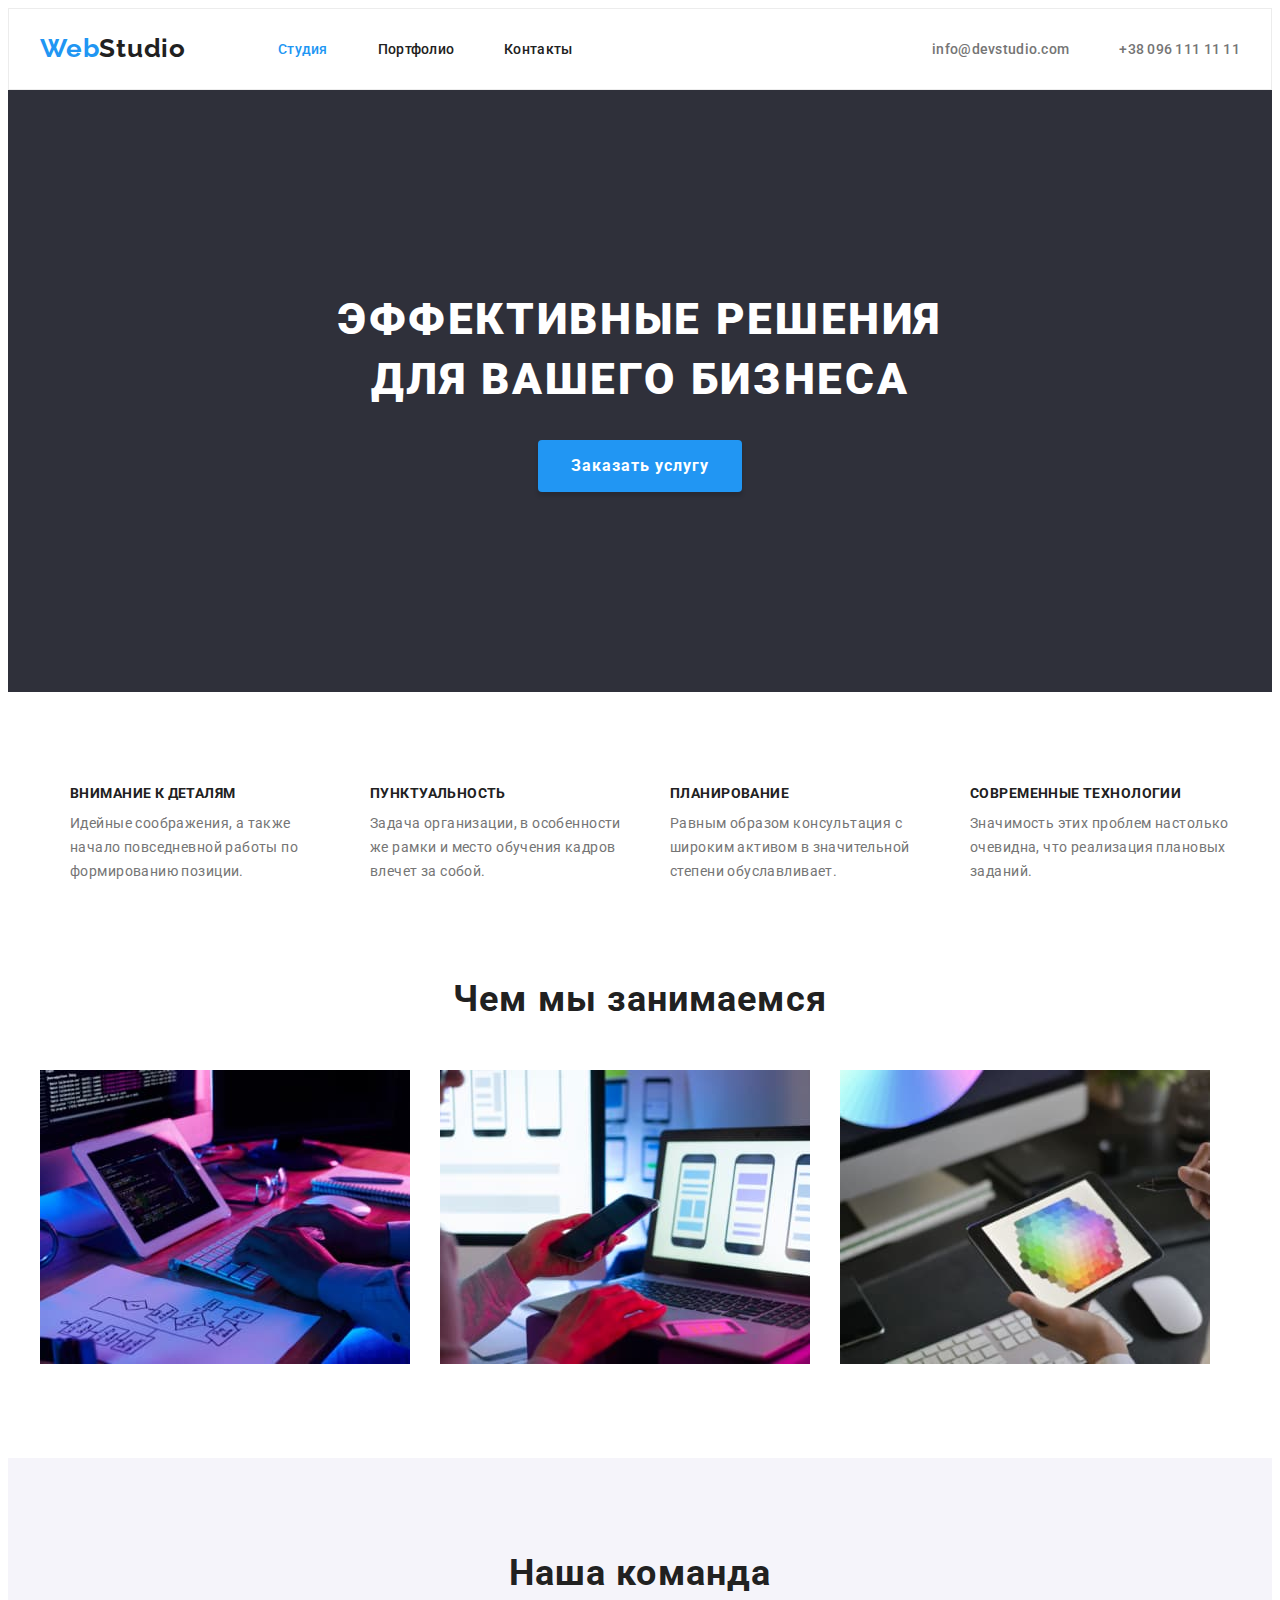
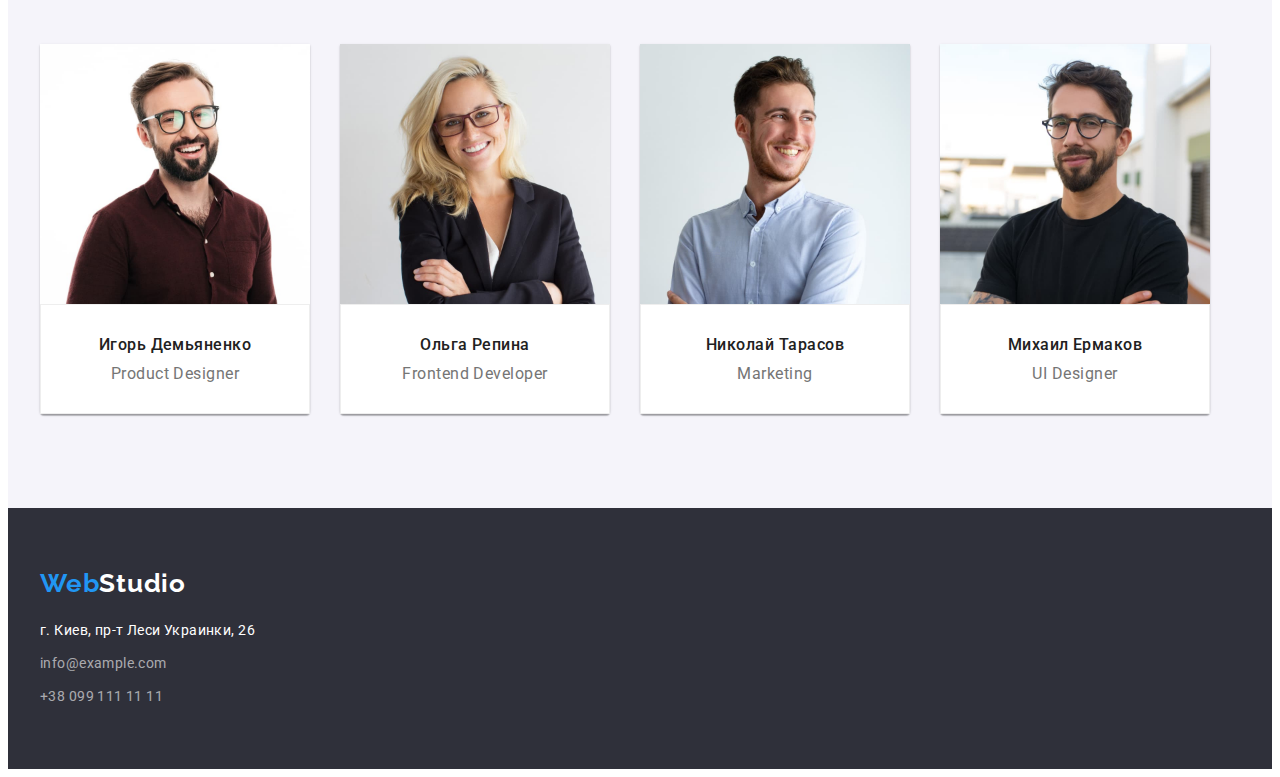
<file: index.html>
<!DOCTYPE html>
<html lang="ru">
<head>
    <meta charset="UTF-8">
    <meta http-equiv="X-UA-Compatible" content="IE=edge">
    <meta name="viewport" content="width=device-width, initial-scale=1.0">
    <title>Document</title>
    <link rel="preconnect" href="https://fonts.googleapis.com">
    <link rel="preconnect" href="https://fonts.gstatic.com" crossorigin>
    <link href="https://fonts.googleapis.com/css2?family=Raleway:wght@700&family=Roboto:wght@400;500;700;900&display=swap" rel="stylesheet">
    <link rel="stylesheet" href="https://cdnjs.cloudflare.com/ajax/libs/modern-normalize/1.1.0/modern-normalize.min.css" integrity="sha512-wpPYUAdjBVSE4KJnH1VR1HeZfpl1ub8YT/NKx4PuQ5NmX2tKuGu6U/JRp5y+Y8XG2tV+wKQpNHVUX03MfMFn9Q==" crossorigin="anonymous" referrerpolicy="no-referrer" />
    <link rel="stylesheet" href="./css/style.css">
</head>
<body class="body">
    <header class="page-header">
        <div class="container header">
            <nav class="site-nav">
                <a href="/index.html" class="logo">
              <span class="logo-first">Web</span>Studio
               </a>
               <ul class="site-nav link">
                <li class="item"> <a href="#" class="link active">Студия</a></li>
                <li class="item"> <a href="./portfolio.html" class="link">Портфолио</a></li>
                <li class="item"> <a href="#" class="link">Контакты</a></li>
               </ul>
                <ul class="contact-info link">
                    <li class="item"> <a href="mailto:info@example.com" class="link mail">info@devstudio.com</a></li>
                    <li class="item"> <a href="tel:+380991111111" class="link telephone">+38 096 111 11 11</a></li>
                   </ul>
            </nav>
              
        </div>       
    </header>

    <main>
        <div>
            <section class="section hero">
                <h1 class="hero-title">Эффективные решения <br> для вашего бизнеса</h1>
                <p>
                    <button class="hero-button">Заказать услугу</button>
                </p>
            </section>
        </div>

        
            <section class="section our-advantages">
                <div>
                    <h2 hidden>Наши сильные стороны</h2>
                    <ul class="container advantages">
                        <li class="item-advantages">
                            <h2 class="advantages-title">Внимание к деталям</h2>
                            <p class="advantages-text">Идейные соображения, а также начало повседневной работы по формированию позиции.</p>
                        </li>
                        <li class="item-advantages">
                            <h2 class="advantages-title">Пунктуальность</h2>
                            <p class="advantages-text">Задача организации, в особенности же рамки и место обучения кадров влечет за собой.</p>
                        </li>
                        <li class="item-advantages">
                            <h2 class="advantages-title">Планирование</h2>
                            <p class="advantages-text">Равным образом консультация с широким активом в значительной степени обуславливает.</p>
                        </li>
                        <li class="item-advantages">
                            <h2 class="advantages-title">Современные технологии</h2>
                            <p class="advantages-text">Значимость этих проблем настолько очевидна, что реализация плановых заданий.</p>
                        </li>
                    </ul>

                </div>
        </section>
                      
        
        <section class="section about-company">
            <div>
                <h2 class="about-us">Чем мы занимаемся</h2>
              <ul class="container about-us">
                  <li class="item-activity">
                      <img src="./images/whatwedo1.jpg" alt="Работа за пк" width=370>
                  </li>

                  <li class="item-activity">
                      <img src="./images/whatwedo2.jpg" alt="Работа за пк с телефоном" width=370>
                  </li>

                  <li class="item-activity">
                    <img src="./images/whatwedo3.jpg" alt="Планшет в руках" width=370>
                  </li>
              </ul> 
           </div>    
        </section>
    
    
        <section class="section-team">
            <div>
                <h2 class="our-team">Наша команда</h2>
              <ul class="container list-team">
                <li class="employees">
                    <img class="item-photo" src="./images/teamIhor.jpg" alt="фото Игорь" width=270 class="team-photo">
                    <div class="team-card">
                        <h3 class="team-name">Игорь Демьяненко</h3>
                        <p lang="en" class="team-position">Product Designer</p>
                    </div>
                    
                </li>
                <li class="employees">
                    <img class="item-photo" src="./images/teamOlga.jpg" alt="фото Ольга" width=270 class="team-photo">
                    <div class="team-card">
                        <h3 class="team-name">Ольга Репина</h3>
                        <p lang="en" class="team-position">Frontend Developer</p>   
                    </div>
                </li>
                <li class="employees">
                    <img class="item-photo" src="./images/teamNikolai.jpg" alt="фото Николай" width=270 class="team-photo">
                    <div class="team-card">
                        <h3 class="team-name">Николай Тарасов</h3>
                        <p lang="en" class="team-position">Marketing</p>
                    </div>
                    
                </li>
                <li class="employees">
                    <img class="item-photo" src="./images/teamMihail.jpg" alt="фото Михаил" width=270 class="team-photo">
                    <div class="team-card">
                        <h3 class="team-name">Михаил Ермаков</h3>
                        <p lang="en" class="team-position">UI Designer</p>
                    </div>
                    
                </li>
              </ul>   
           </div>
        </section>

    </main>

    <footer class="section-footer">
        <div class="container">
            <a href="/index.html" class="logo-footer">
                <span class="logo-first">Web</span><span class="logo-second">Studio</span>
            </a>
    
           <address class="address">
                <p class="address-physical">г. Киев, пр-т Леси Украинки, 26</p>
                <ul class="list">
                   <li class="item-footer">
                       <a href="mailto:info@example.com" class="mail-footer">info@example.com</a>
                   </li>
                   <li class="item-footer">
                       <a href="tel:+380991111111" class="telephone-footer">+38 099 111 11 11</a>
                   </li>    
                </ul>
           </address>  
       </div>
  
    </footer>    
</body>
</html>
</file>
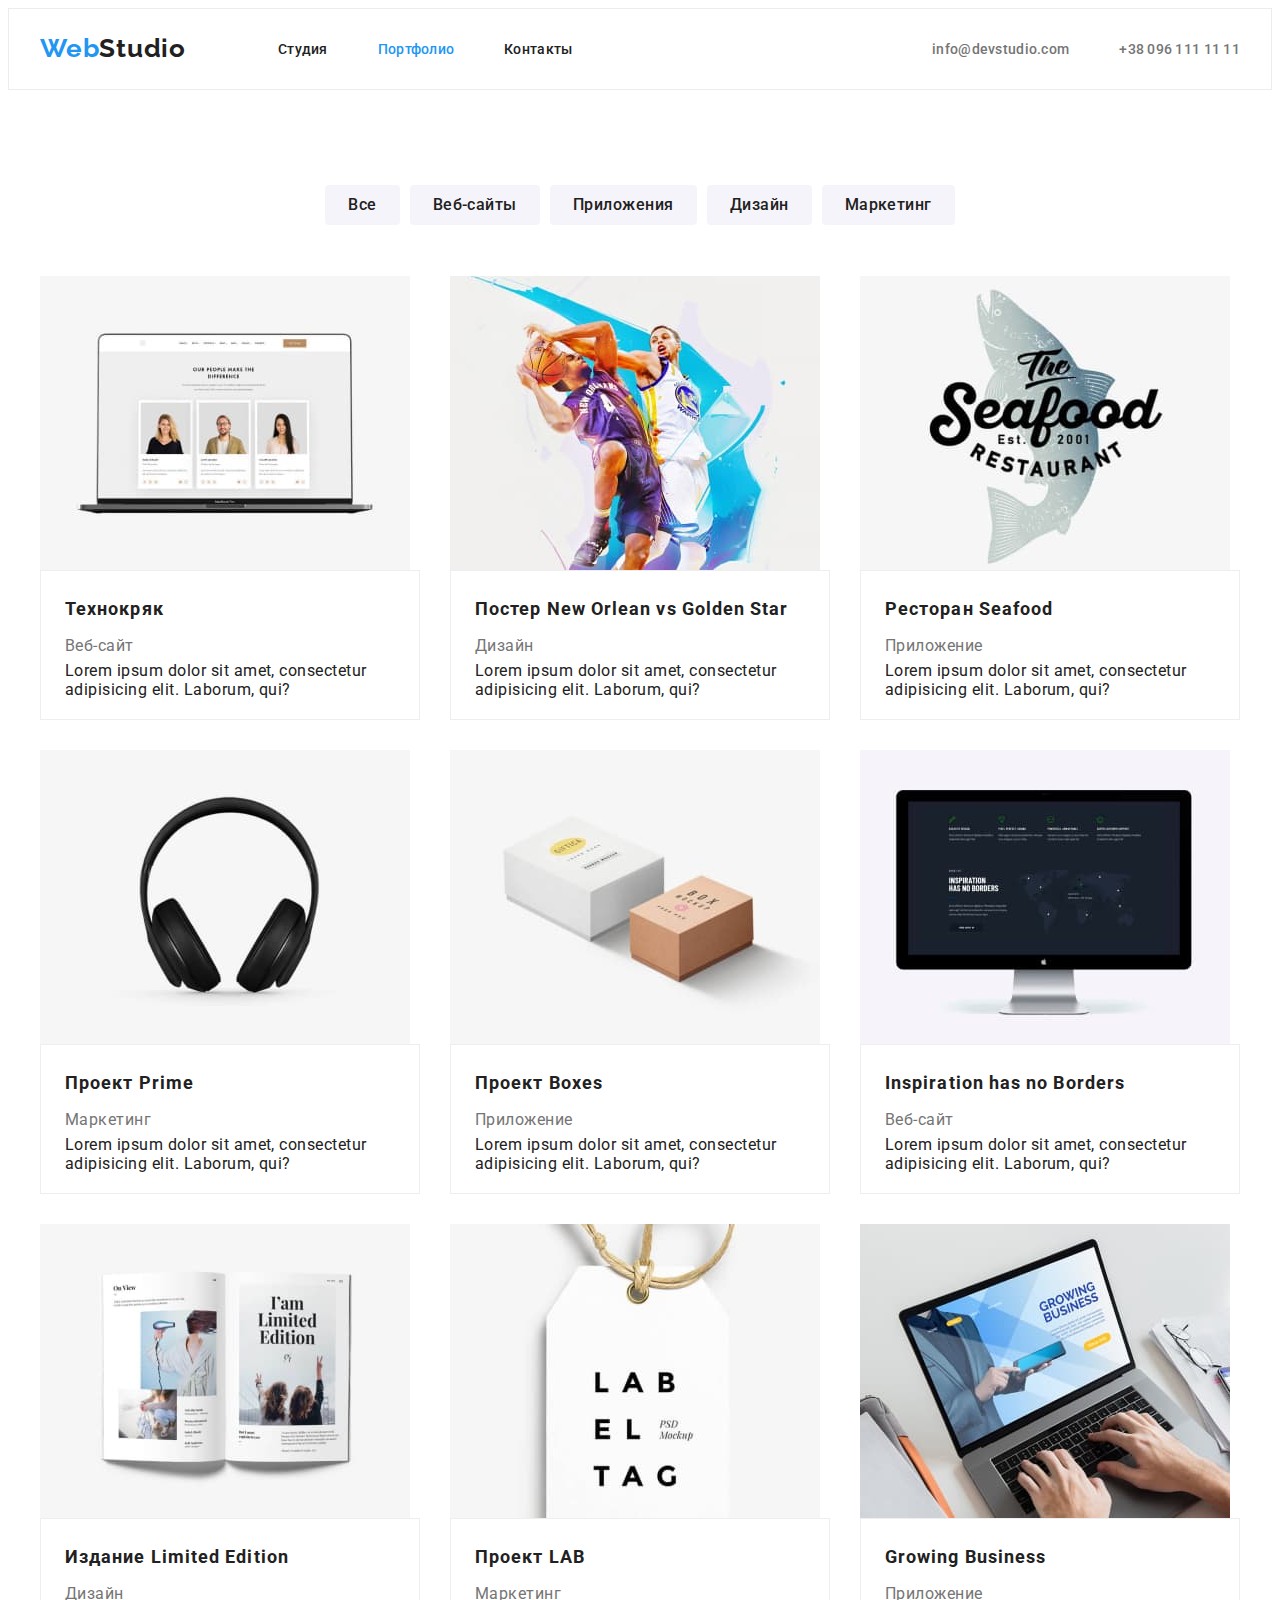
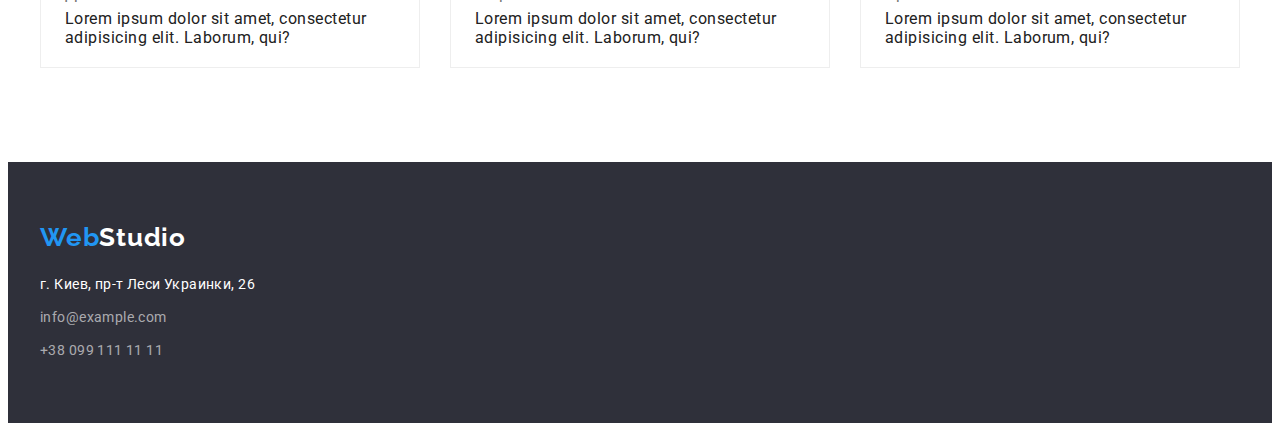
<file: portfolio.html>
<!DOCTYPE html>
<html lang="en">
<head>
    <meta charset="UTF-8">
    <meta http-equiv="X-UA-Compatible" content="IE=edge">
    <meta name="viewport" content="width=device-width, initial-scale=1.0">
    <title>Document</title>
    <link rel="preconnect" href="https://fonts.googleapis.com">
    <link rel="preconnect" href="https://fonts.gstatic.com" crossorigin>
    <link href="https://fonts.googleapis.com/css2?family=Raleway:wght@700&family=Roboto:wght@400;500;700;900&display=swap" rel="stylesheet">
    <link rel="stylesheet" href="https://cdnjs.cloudflare.com/ajax/libs/modern-normalize/1.1.0/modern-normalize.min.css" integrity="sha512-wpPYUAdjBVSE4KJnH1VR1HeZfpl1ub8YT/NKx4PuQ5NmX2tKuGu6U/JRp5y+Y8XG2tV+wKQpNHVUX03MfMFn9Q==" crossorigin="anonymous" referrerpolicy="no-referrer" />
    <link rel="stylesheet" href="./css/style.css"/>
</head>
<body class="body">
  <header class="page-header">
    <div class="container header">
        <nav class="site-nav">
            <a href="/index.html" class="logo">
          <span class="logo-first">Web</span>Studio
           </a>
           <ul class="site-nav link">
            <li class="item"> <a href="./index.html" class="link">Студия</a></li>
            <li class="item"> <a href="#" class="link active">Портфолио</a></li>
            <li class="item"> <a href="#" class="link">Контакты</a></li>
           </ul>
            <ul class="contact-info link">
                <li class="item"> <a href="mailto:info@example.com" class="link mail">info@devstudio.com</a></li>
                <li class="item"> <a href="tel:+380991111111" class="link telephone">+38 096 111 11 11</a></li>
               </ul>
        </nav>
          
    </div>       
 </header>
         
    </header>

    <!--h1 Наши проекты-->
    
    <main>
      <section class="section">
        <ul class="container list-filtr">
          <li class="item-button"><button type="button" class="filtr">Все</button></li>
          <li class="item-button"><button type="button" class="filtr">Веб-сайты</button></li>
          <li class="item-button"><button type="button" class="filtr">Приложения</button></li>
          <li class="item-button"><button type="button" class="filtr">Дизайн</button></li>
          <li class="item-button"><button type="button" class="filtr">Маркетинг</button></li>
       </ul>
      
       <div class="container our-projects">
        <ul class="list-projects">
          <li class="item-project">
            <article class="card">
              <div class="cart-thumb">
                <img src="./images/laptopwithfotosonscreen.jpg" width=370> 
              </div>
              <div class="card-content">
               <h2 class="project-name">Технокряк</h2>
               <p class="project-type">Веб-сайт</p>
               <p class="uppertext">Lorem ipsum dolor sit amet, consectetur adipisicing elit. Laborum, qui?</p>
             </div>
            </article>          
          </li>
   
          <li class="item-project">
            <article class="card">
              <div class="cart-thumb">
                <img src="./images/basketbolists.jpg" width=370> 
              </div>
              <div class="card-content">
                <h2 class="project-name">Постер New Orlean vs Golden Star</h2>
                <p class="project-type">Дизайн</p>
                <p class="uppertext">Lorem ipsum dolor sit amet, consectetur adipisicing elit. Laborum, qui?</p>
              </div>
              </article>
          </li>
   
          <li class="item-project">
              <article class="card">
                <div class="cart-thumb">
                  <img src="./images/seafoodrestaurantlogo.jpg" width=370> 
                </div>
                <div class="card-content">
                  <h2 class="project-name">Ресторан Seafood</h2>
                  <p class="project-type">Приложение</p>
                  <p class="uppertext">Lorem ipsum dolor sit amet, consectetur adipisicing elit. Laborum, qui?</p>
                </div>
              </article>
          </li>
   
          <li class="item-project">
              <article class="card">
                <div class="cart-thumb">
                  <img src="./images/hairphones.jpg" width=370> 
                </div>
                <div class="card-content">
                  <h2 class="project-name">Проект Prime</h2>
                  <p class="project-type">Маркетинг</p>
                  <p class="uppertext">Lorem ipsum dolor sit amet, consectetur adipisicing elit. Laborum, qui?</p>
                </div>
              </article>
          </li>
   
          <li class="item-project">
              <article class="card">
                <div class="cart-thumb">
                  <img src="./images/boxesapp.jpg" width=370> 
                </div>
                <div class="card-content">
                  <h2 class="project-name">Проект Boxes</h2>
                  <p class="project-type">Приложение</p>
                  <p class="uppertext">Lorem ipsum dolor sit amet, consectetur adipisicing elit. Laborum, qui?</p>
                </div>
                
              </article>
          </li>
   
          <li class="item-project">
              <article class="card">
                <div class="cart-thumb">
                  <img src="./images/inspirationhasnoborders.jpg" width=370> 
                </div>

                <div class="card-content">
                  <h2 class="project-name">Inspiration has no Borders</h2>
                  <p class="project-type">Веб-сайт</p>
                  <p class="uppertext">Lorem ipsum dolor sit amet, consectetur adipisicing elit. Laborum, qui?</p>
                </div>
              </article>
          </li>
   
          <li class="item-project">
              <article class="card">
                <div class="cart-thumb">
                  <img src="./images/limitededitionjournal.jpg" width=370> 
                </div>

                <div class="card-content">
                  <h2 class="project-name">Издание Limited Edition</h2>
                  <p class="project-type">Дизайн</p>
                  <p class="uppertext">Lorem ipsum dolor sit amet, consectetur adipisicing elit. Laborum, qui?</p>
                </div>
              </article>
          </li>
   
          <li class="item-project">
              <article class="card">
                <div class="cart-thumb">
                  <img src="./images/labprojest.jpg" width=370> 
                </div>

                <div class="card-content">
                  <h2 class="project-name">Проект LAB</h2>
                  <p class="project-type">Маркетинг</p>
                  <p class="uppertext">Lorem ipsum dolor sit amet, consectetur adipisicing elit. Laborum, qui?</p>
                </div>
              </article>
          </li>
   
          <li class="item-project">
              <article class="card">
                <div class="cart-thumb">
                  <img src="./images/growingbusinessapp.jpg" width=370> 
                </div>

                <div class="card-content">
                  <h2 class="project-name">Growing Business</h2>
                  <p class="project-type">Приложение</p>
                  <p class="uppertext">Lorem ipsum dolor sit amet, consectetur adipisicing elit. Laborum, qui?</p>
                </div>
              </article>
          </li>
        </ul>
       </div>
      </section>
    </main>
   
    <footer class="section-footer">
      <div class="container">
          <a href="/index.html" class="logo-footer">
              <span class="logo-first">Web</span><span class="logo-second">Studio</span>
          </a>
  
         <address class="address">
              <p class="address-physical">г. Киев, пр-т Леси Украинки, 26</p>
              <ul class="list">
                 <li class="item-footer">
                     <a href="mailto:info@example.com" class="mail-footer">info@example.com</a>
                 </li>
                 <li class="item-footer">
                     <a href="tel:+380991111111" class="telephone-footer">+38 099 111 11 11</a>
                 </li>    
              </ul>
         </address>  
     </div>

  </footer>    
    
</body>
</html>
</file>
<file: css/style.css>
:root {
  --background-color: rgb(255, 255, 255);
  --title-text-color: #212121;
  --accent-color: #2196f3;
  --paragraph-color: #757575;
  --backgr-color-team: #f5f4fa;
  --main-font: 'Roboto', 'sans-serif';
  --logo-font: 'Raleway', 'sans-serif';
  --card-set-gap: 30px;
}

body {
  color: var(--title-text-color);
  font-family: var(--main-font);
  letter-spacing: 0.03em;
}

/*Page 1 -Header*/

/*Navigation*/

ul {
  list-style-type: none;
  padding: 0;
  margin: 0;
}

li a {
  padding: 0;
  margin: 0;
  text-decoration: none;
}

h1,
h2,
h3,
h4,
h5,
h6,
p {
  margin: 0;
  padding: 0;
}

img {
  display: block;
}

.section {
  padding-top: 94px;
  padding-bottom: 94px;
}

.logo {
  font-family: var(--logo-font);
  width: 145px;
  height: 31px;
  font-weight: 700;
  font-size: 26px;
  line-height: 1.19;
  letter-spacing: 0.03em;
  text-decoration: none;
  color: var(--title-text-color);
  padding-top: 24px;
  padding-bottom: 25px;
  margin-right: 93px;
}

.logo-first {
  font-family: var(--logo-font);
  color: var(--accent-color);
}

.logo-second {
  font-family: var(--logo-font);
  color: var(--background-color);
}

/*----------------Utilites--------------*/

.container {
  width: 1200px;
  padding: 0 15px;
  margin-left: auto;
  margin-right: auto;
}

.link {
  font-weight: 500;
  font-size: 14px;
  line-height: 16px;
  letter-spacing: 0.02em;
  color: var(--title-text-color);
}


/*--------------Header nav + contacts--------------*/

.page-header {
  border: 1px solid #ECECEC;
}


.site-nav {
  display: flex;
}

.site-nav .item + .item {
  margin-left: 50px;
}

.site-nav.link {
  display: flex;
  padding-top: 32px;
  padding-bottom: 32px;

  font-family: inherit;
  text-decoration: none;
}

.site-nav .link:hover,
.site-nav .link:focus {
  color: var(--accent-color);
}

.active {
  color: var(--accent-color);
}

.contact-info {
  margin-left: auto;
}

.contact-info.link {
  display: flex;
  align-items: center;
}

.contact-info.link .mail {
  margin-left: auto;
}

.mail,
.telephone {
  font-weight: 500;
  font-size: 14px;
  line-height: 1.14;
  letter-spacing: 0.02em;
  color: var(--paragraph-color);
}

.mail:hover,
.mail:focus,
.telephone:hover,
.telephone:focus {
  color: var(--accent-color);
}

/*------------Герой-------------------*/

.hero {
  background: #2f303a;
  text-align: center;
  padding-top: 200px;
  padding-bottom: 200px;
}

.hero-title {
  margin-bottom: 30px;
  font-weight: 900;
  font-size: 44px;
  line-height: 1.36;
  text-align: center;
  letter-spacing: 0.06em;
  text-transform: uppercase;
  color: var(--background-color);
}

.hero-button {
  display: inline-block;
  font-family: var(--main-font);
  background: var(--accent-color);
  color: var(--background-color);
  font-weight: bold;
  font-size: 16px;
  line-height: 1.88;
  letter-spacing: 0.06em;
  padding: 10px 32px;
  box-shadow: 0px 4px 4px rgba(0, 0, 0, 0.15);
  border-radius: 4px;
  align-items: center;
  border: 1px solid transparent;
}

.hero-button:hover,
.hero-button:focus {
  cursor: pointer;
}

.section.our-advantages {
  padding-bottom: 0;
}

/*------------------Наши преимущества----------------*/

.advantages-title {
  margin-bottom: 10px;
  font-family: var(--main-font);
  font-weight: 700;
  font-size: 14px;
  line-height: 1.14;
  letter-spacing: 0.03em;
  text-transform: uppercase;
  color: var(--title-text-color);
}

.item-advantages {
  width: 270px;
  margin-left: 30px;
}

.advantages-text {
  font-family: var(--main-font);
  font-weight: 400;
  font-size: 14px;
  line-height: 1.71;
  letter-spacing: 0.03em;
  color: var(--paragraph-color);
}

.container.advantages {
  display: flex;
  margin-top: o;
  margin-left: -30px: 
}

.container.about-us {
  display: flex;
  padding-top: 0;
  margin-bottom: 0;
}

.about-us .item-activity + .item-activity {
  margin-left: 30px;
}

.about-us {
  margin-top: 0;
  text-align: center;
}

.section-team {
  background-color: var(--backgr-color-team);
  padding-top: 94px;
  padding-bottom: 94px;
}

/* Наша команда*/

.container.team {
  background-color: var(--backgr-color-team);
  text-align: center;
}

.list-team {
  display: flex;
}

.about-us,
.our-team {
  font-weight: 700;
  font-size: 36px;
  line-height: 1.17;
  letter-spacing: 0.03em;
  margin-bottom: 50px;
}

.list-team .employees + .employees {
  margin-left: 30px;
}

.employees {
  box-shadow: 0px 1px 3px rgba(0, 0, 0, 0.12), 0px 1px 1px rgba(0, 0, 0, 0.14), 0px 2px 1px rgba(0, 0, 0, 0.2);
  border-radius: 0px 0px 4px 4px;
}

.employees,
.our-team {
  text-align: center;
}

.team-card {
  padding-top: 30px;
  padding-bottom: 30px;
  border: 1px solid #eeeeee;
  background-color: var(--background-color); 
}

.team-name {
  margin-bottom: 10px;
  font-weight: 500;
  font-size: 16px;
  line-height: 1.19;
}

.team-position {
  font-size: 16px;
  line-height: 1.19;
  color: var(--paragraph-color);
}

/*-----------------Footer---------------------*/

.section-footer {
  background: #2f303a;
  color: var(--background-color);
  padding-top: 60px;
  padding-bottom: 60px;
}

.logo-footer {
  display: inline-block;
  margin-bottom: 20px;
  font-family: var(--logo-font);
  font-weight: 700;
  font-size: 26px;
  line-height: 1.19;
  letter-spacing: 0.03em;
  text-decoration: none;
  color: #fff;
}

.address {
  font-style: inherit;
  font-size: 14px;
  line-height: 1.71;
  letter-spacing: 0.03em;
}

.address-physical {
  margin-bottom: 9px;
}

.item-footer:not(:last-child) {
  margin-bottom: 9px;
}

.mail-footer,
.telephone-footer {
  color: rgba(255, 255, 255, 0.6);
  margin-bottom: 9px;
}

.telephone-footer {
  margin-bottom: 0;
}

/*-----------------Page 2-----------------*/

/*-----------Фильтр------------*/

.container.list-filtr {
  display: flex;
  text-align: center;
  margin-bottom: 50px;
}

.filtr {
  padding: 6px 22px;
  font-family: var(--main-font);
  background: #f5f4fa;
  font-weight: 500;
  font-size: 16px;
  line-height: 1.63;
  text-align: center;
  letter-spacing: 0.03em;
  color: var(--title-text-color);
  border-radius: 4px;
  border: 1px solid transparent;
}

.filtr:hover,
.filtr:focus {
  color: var(--background-color);
  background: var(--accent-color);
  cursor: pointer;
  box-shadow: 0px 3px 1px rgba(0, 0, 0, 0.1), 0px 1px 2px rgba(0, 0, 0, 0.08),
  0px 2px 2px rgba(0, 0, 0, 0.12);
}

.container.list-filtr {
  justify-content: center;
}

.item-button {
  display: inline-block;
  text-align: center;
  margin-left: 8px;
  min-width: 73px;
  font-family: var(--main-font);
  font-weight: 500;
  font-size: 16px;
  line-height: 1.88;
  border-radius: 4px;
  align-items: center;
  border: 1px solid transparent;
}

.item-button:first-child {
  margin-left: 0;
}

/*------------Наши проекты-------------*/

.list-projects {
  display: flex;
  flex-wrap: wrap;
  margin-left: calc(-1 * var(--card-set-gap));
  margin-top: calc(-1 * var(--card-set-gap));
}

.list-projects > .item-project {
  flex-basis: calc(100% / 3 - var(--card-set-gap));
  margin-left: var(--card-set-gap);
  margin-top: var(--card-set-gap);
}

.project-name {
  font-weight: 700;
  font-size: 18px;
  line-height: 2;
  letter-spacing: 0.06em;
}

.project-type {
  font-size: 16px;
  line-height: 1.88;
  letter-spacing: 0.03em;
  color: var(--paragraph-color);
  margin-top: 4px;
}

.card-content {
  padding: 20px 24px;
  border: 1px solid #eeeeee;
}
</file>
